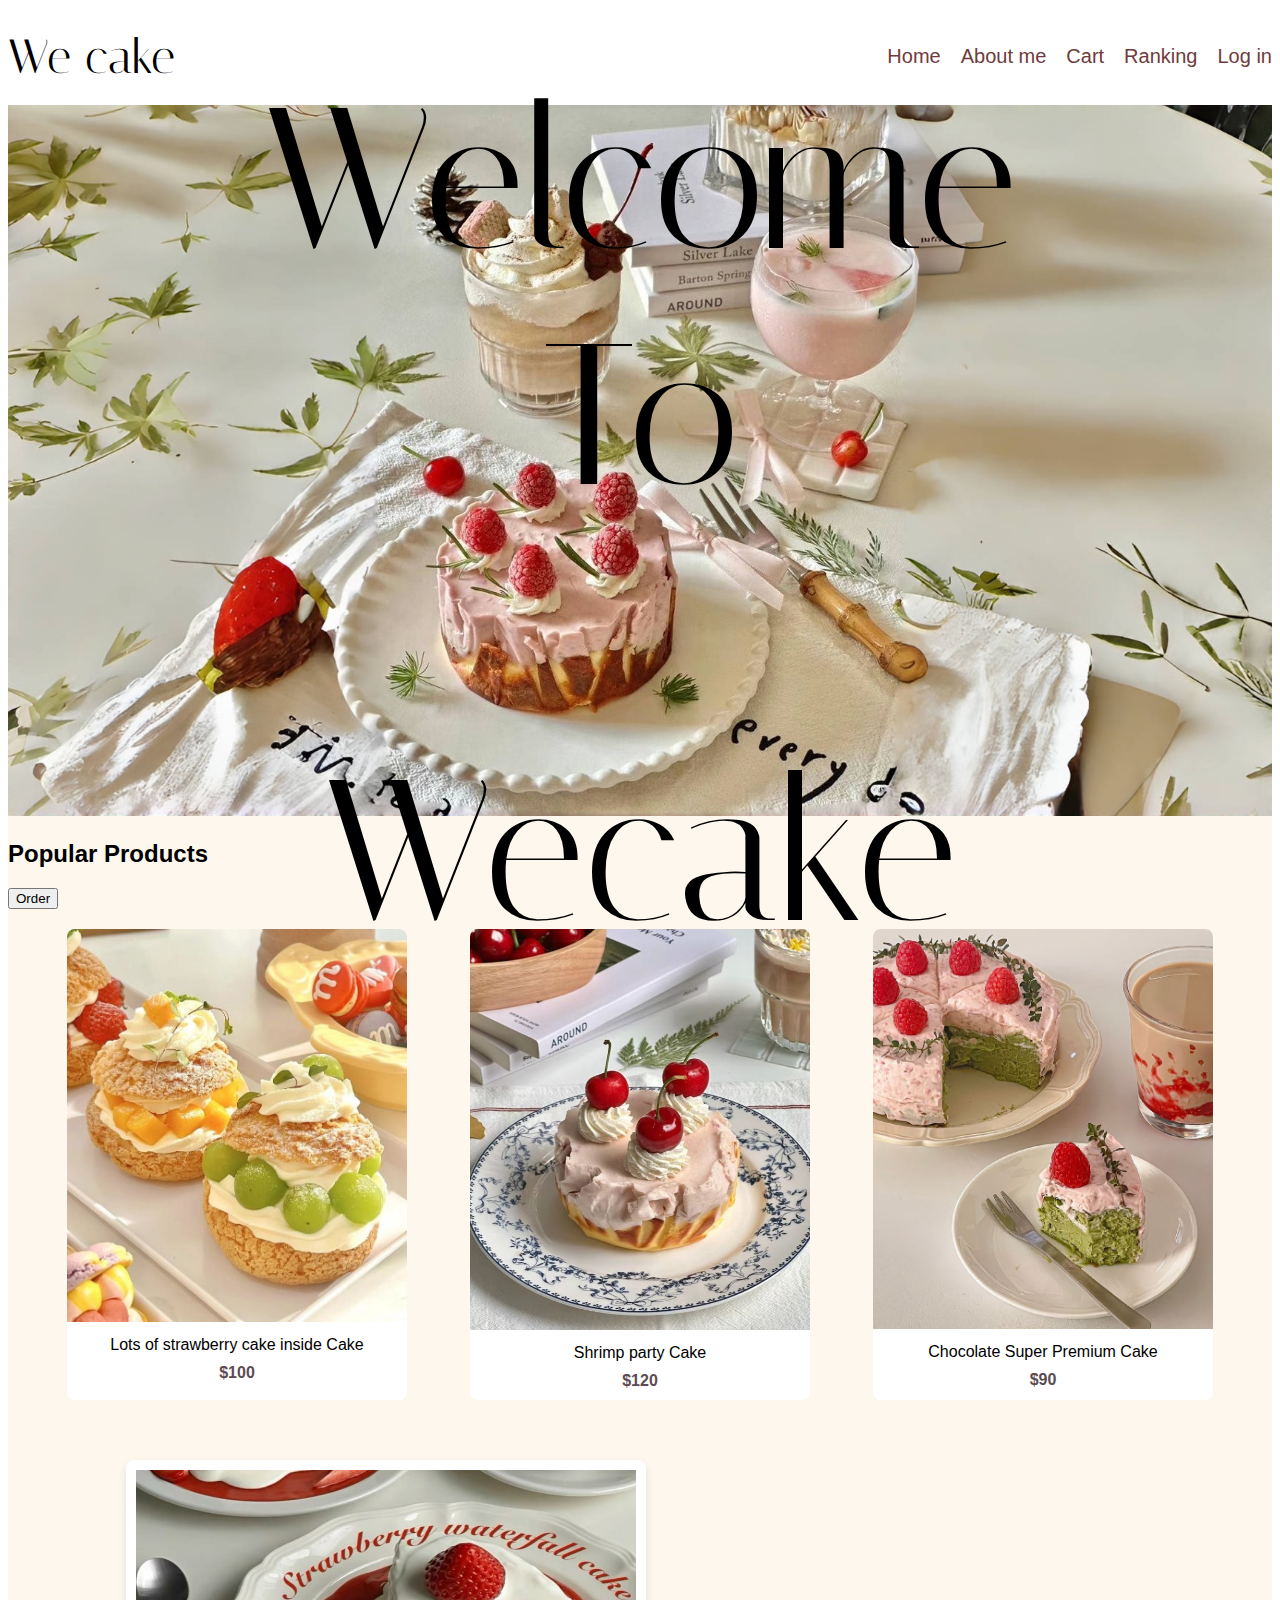
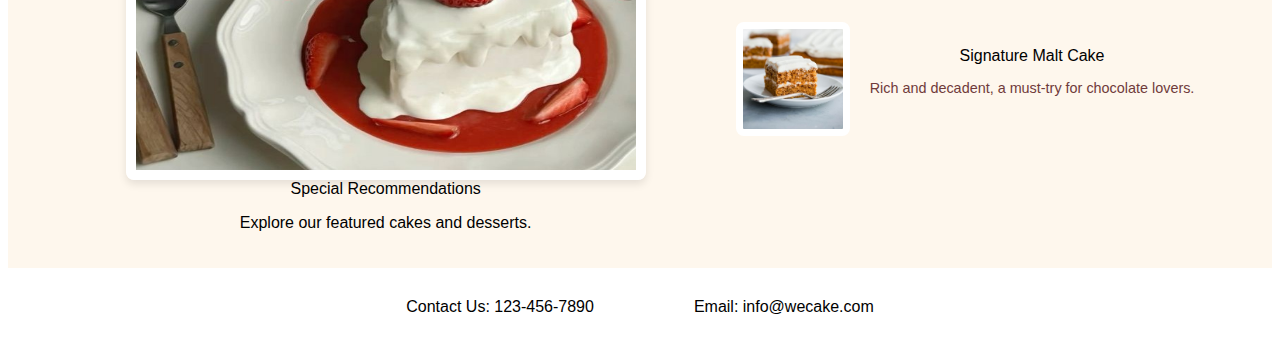
<file: index.html>
<!DOCTYPE html>
<html lang="en">
<head>
    <meta charset="UTF-8">
    <meta name="viewport" content="width=device-width, initial-scale=1.0">
    <title>We Cake</title>
    <link rel="stylesheet" href="css/style.css">
    <link rel="preconnect" href="https://fonts.googleapis.com">
    <link rel="preconnect" href="https://fonts.gstatic.com" crossorigin>
    <link href="https://fonts.googleapis.com/css2?family=Italiana&display=swap" rel="stylesheet">
</head>
<body>
    <div class="container">
        <!-- Header Section -->
        <header>
            <a>We cake</a>
            <nav>
                <ul>
                    <li><a href="index.html">Home</a></li>
                    <li><a href="#">About me</a></li>
                    <li><a href="#">Cart</a></li>
                    <li><a href="review.html">Ranking</a></li>
                    <li><a href="#">Log in</a></li>
                </ul>
            </nav>
        </header>

        <!-- Hero Section -->
        <section class="hero">
            <div class="hero-text">
                <a>Welcome To</a>
                <p>Wecake</p>
            </div>
            <img src="images/cakes-hero.JPG" alt="Cakes Display">
        </section>

        <!-- Popular Products Section -->
        <section class="products">
            <h2>Popular Products</h2>
            <button onclick="location.href='product.html'" class="order-button">Order</button>
            <div class="product-gallery">
                <div class="product">
                    <img src="images/strawberry-cake.JPG" alt="Strawberry Cake">
                    <p>Lots of strawberry cake inside Cake</p>
                    <p class="price">$100</p>
                </div>
                <div class="product">
                    <img src="images/shrimp-cake.jpg" alt="Shrimp Party Cake">
                    <p>Shrimp party Cake</p>
                    <p class="price">$120</p>
                </div>
                <div class="product">
                    <img src="images/chocolate-cake.jpg" alt="Chocolate Cake">
                    <p>Chocolate Super Premium Cake</p>
                    <p class="price">$90</p>
                </div>
            </div>
        </section>

        <!-- Special Recommendations Section -->
        <section class="recommendations">
            <div class="featured">
                <img src="images/strawberry-montblanc.jpg" alt="Strawberry Montblanc Cake">
                <div id="name">
                    <a>Special Recommendations</a>
                    <p>Explore our featured cakes and desserts.</p>  
                    
                </div>
                  
            </div>
            
            <section class="featured2">
                <img src="images/creamy-cake.jpg" alt="Signature Malt Cake">
                    <div class="hint2">
                        <a>Signature Malt Cake</a>
                        <p>Rich and decadent, a must-try for chocolate lovers.</p>
                    </div>
            </section>
            
        </section>
        <footer>
            <a>Contact Us: 123-456-7890</a>
            <a>Email: info@wecake.com</a>
        </footer>
    </div>
</body>
</html>
</file>
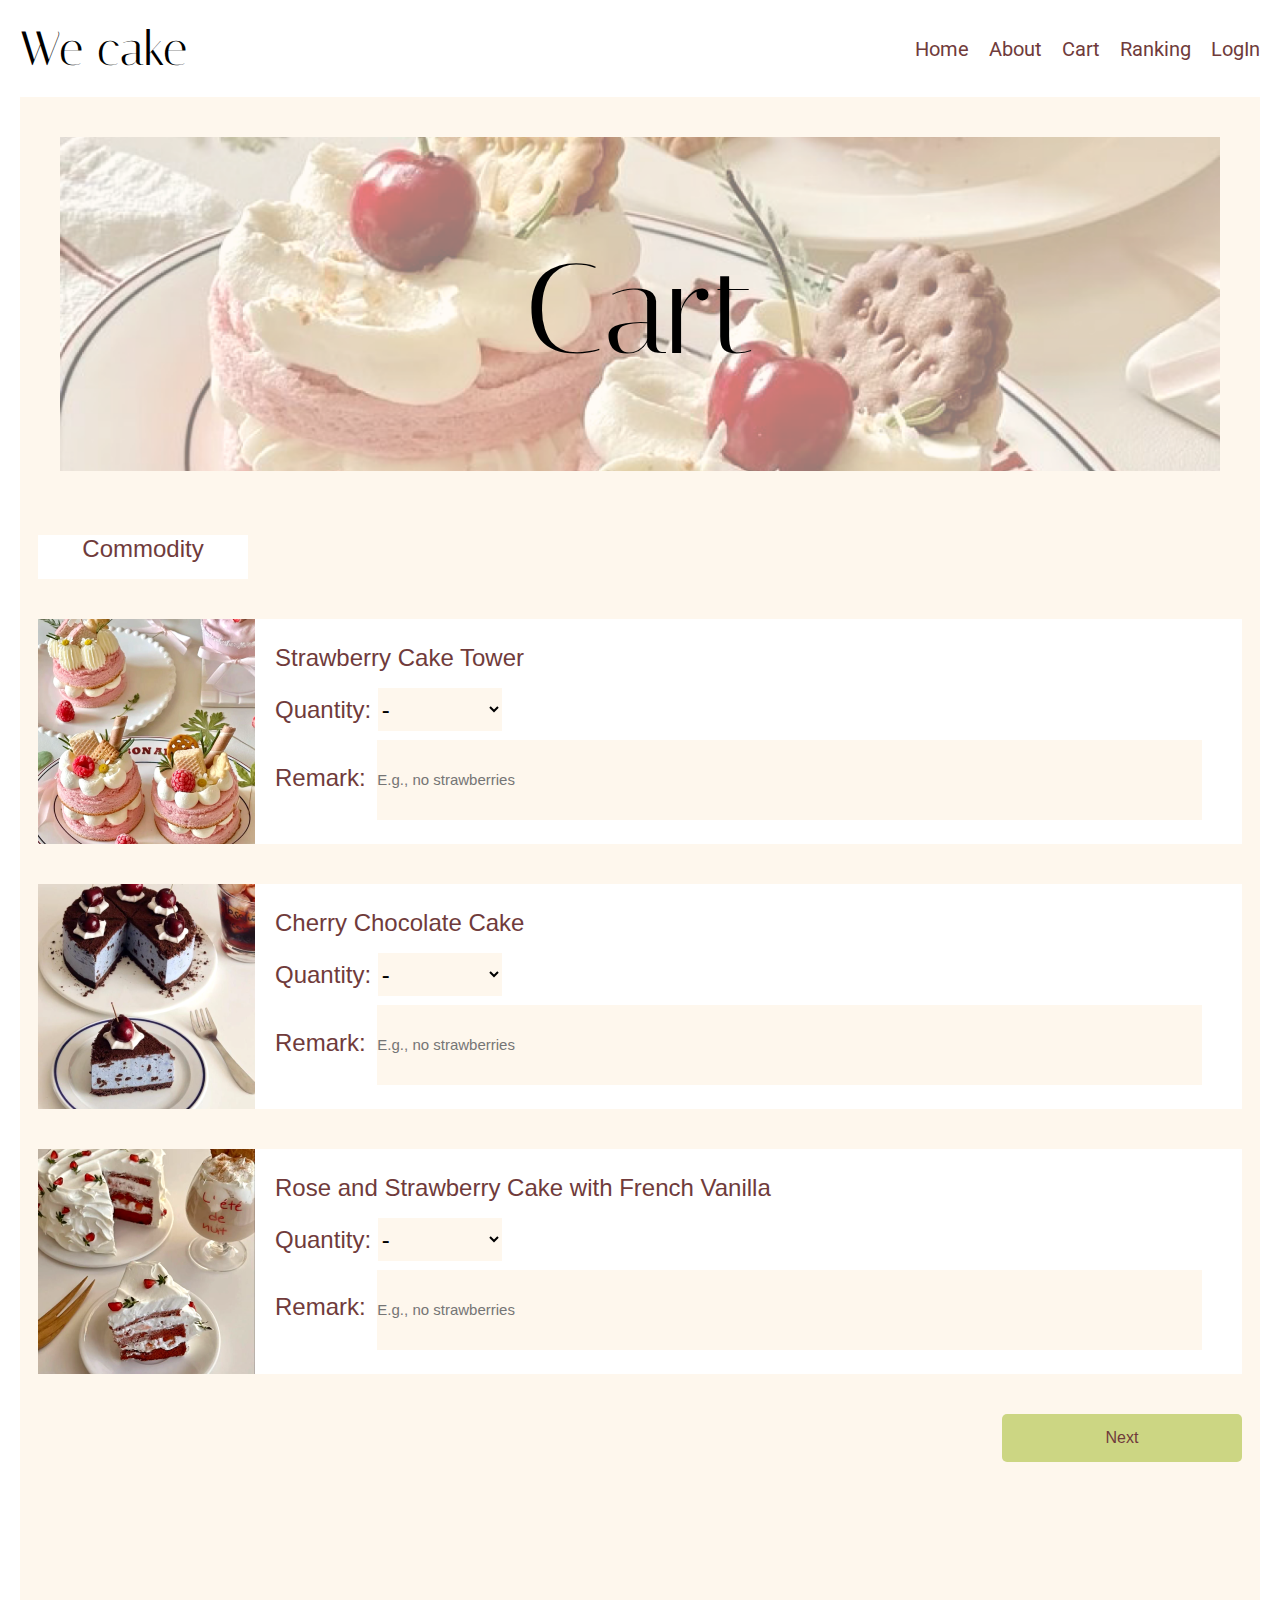
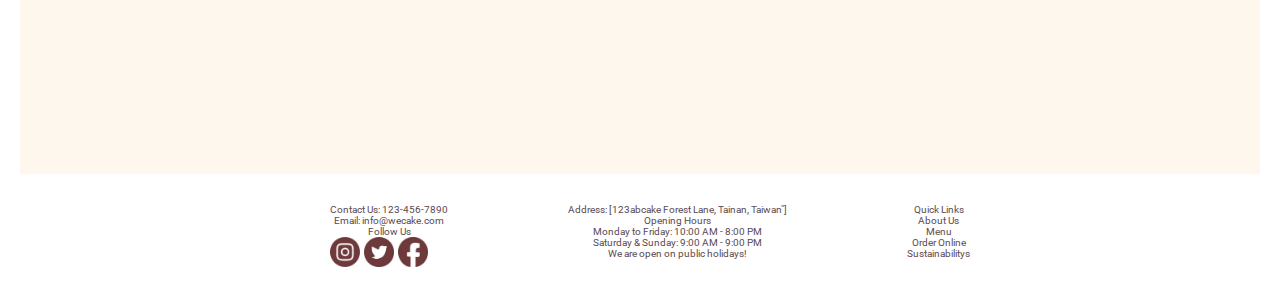
<file: cart.html>
<!DOCTYPE html>
<html lang="en">
<head>
    <meta charset="UTF-8">
    <meta name="viewport" content="width=device-width, initial-scale=1.0">
    <title>Cart - We Cake</title>
    <link rel="preconnect" href="https://fonts.googleapis.com">
    <link rel="preconnect" href="https://fonts.gstatic.com" crossorigin>
    <link href="https://fonts.googleapis.com/css2?family=Italiana&display=swap" rel="stylesheet">
    <link rel="preconnect" href="https://fonts.googleapis.com">
    <link rel="preconnect" href="https://fonts.gstatic.com" crossorigin>
    <link href="https://fonts.googleapis.com/css2?family=Noto+Sans+TC:wght@100..900&family=Noto+Sans:ital,wght@0,100..900;1,100..900&family=Roboto&display=swap" rel="stylesheet">
    <link rel="stylesheet" href="css/stylecart.css">
</head>
<body>
    <div class="container">
        <!-- Header Section -->
        <header>
            <a href="index.html">We cake</a>
            <nav>
                <div class="menu-toggle" id="menu-toggle">
                    &#9776; <!-- 漢堡圖示 -->
                </div>
                <ul id="menu" class="hidden">
                    <li><a href="index.html">Home</a></li>
                    <li><a href="Mow.html">About</a></li>
                    <li><a href="cart.html">Cart</a></li>
                    <li><a href="review.html">Ranking</a></li>
                    <li><a href="login.html">LogIn</a></li>
                </ul>
            </nav>
        </header>
        <div class="main">
            <form id="cart-form">
            <!-- Hero Section -->
            <section class="hero">
                <div class="hero-text">
                    <a>Cart</a>
                </div>
                <img src="images/cherrycookie.png" alt="Cakes Display">
            </section>
                <section class="commodity">
                    <div class="commoditytitle">
                        <a>Commodity</a>
                    </div>
                    <div class="item">
                        <img src="images/raspberrycake.png" alt="Strawberry Cake Tower">
                        <div>
                            <div class="commodityname">
                                <a>Strawberry Cake Tower</a>
                            </div>
                            <div class="commodityquantity">
                                <label for="quantity-1">Quantity:</label>
                                <select id="quantity-1" name="quantity-1">
                                    <option value="0"selected>-</option>
                                    <option value="1" >1</option>
                                    <option value="2" >2</option>
                                    <option value="3" >3</option>
                                </select>
                            </div>
                        <div class="commodityremark">
                            <label for="remark-1">Remark:</label>
                            <input type="text" id="remark-1" name="remark-1" placeholder="E.g., no strawberries">
                        </div>
                    </div>
                </div>
                <!-- Add more items here -->
                <div class="item">
                    <img src="images/cherrychocolatecake.png" alt="Cherry Chocolate Cake">
                    <div>
                        <div class="commodityname">
                            <a>Cherry Chocolate Cake</a>
                        </div>
                            <div class="commodityquantity">
                                <label for="quantity-2">Quantity:</label>
                                <select id="quantity-2" name="quantity-2">
                                    <option value="0"selected>-</option>
                                    <option value="1" >1</option>
                                    <option value="2" >2</option>
                                    <option value="3" >3</option>
                                </select>
                            </div>
                        <div class="commodityremark">
                            <label for="remark-2">Remark:</label>
                            <input type="text" id="remark-2" name="remark-2" placeholder="E.g., no strawberries">
                        </div>
                    </div>
                </div>
                <div class="item">
                    <img src="images/rosenstrawberrycake.png" alt="Rose and Strawberry Cake with French Vanilla">
                    <div>
                        <div class="commodityname">
                            <a>Rose and Strawberry Cake with French Vanilla</a>
                        </div>
                            <div class="commodityquantity3">
                                <label for="quantity-3">Quantity:</label>
                                <select id="quantity-3" name="quantity-3">
                                    <option value="0"selected>-</option>
                                    <option value="1" >1</option>
                                    <option value="2" >2</option>
                                    <option value="3" >3</option>
                                </select>
                            </div>
                        <div class="commodityremark3">
                            <label for="remark-3">Remark:</label>
                            <input type="text" id="remark-3" name="remark-3" placeholder="E.g., no strawberries">
                        </div>
                </div>
                </section>
            <div class="form-buttons">
                <button type="submit" class="animated-submit-button" onclick="location.href='product.html';">
                    <span class="button-text">Next</span>
                    <span class="box"></span>
                    <span class="checkmark"></span>
                </button>
            </div>
        </form>
    </div class="main">

    <footer>
        <div class="footer_left">
            <p>Contact Us: 123-456-7890</p>
            <p>Email: info@wecake.com</p>
            <p>Follow Us</p>
            <div class="footer_left_img">
                <img src="images/ig.jpg" alt="ig">
                <img src="images/x.jpg" alt="x">
                <img src="images/fb.jpg" alt="fb">
            </div>
        </div>
        <div class="footer_middle">
            <p>Address: [123abcake Forest Lane, Tainan, Taiwan"]</p>
            <p>Opening Hours</p>
            <p>Monday to Friday: 10:00 AM - 8:00 PM</p>
            <p>Saturday & Sunday: 9:00 AM - 9:00 PM</p>
            <p>We are open on public holidays!</p>
        </div>
        <div class="footer_right">
            <p>Quick Links</p>
            <div class="footer_right_a">
                <p>About Us</p>
                <p>Menu</p>
                <p>Order Online</p>
                <p>Sustainabilitys</p>
            </div>
        </div>
    </footer>
</div>
<script src="js/stylecart.js"></script>
</body>
</html>
</file>
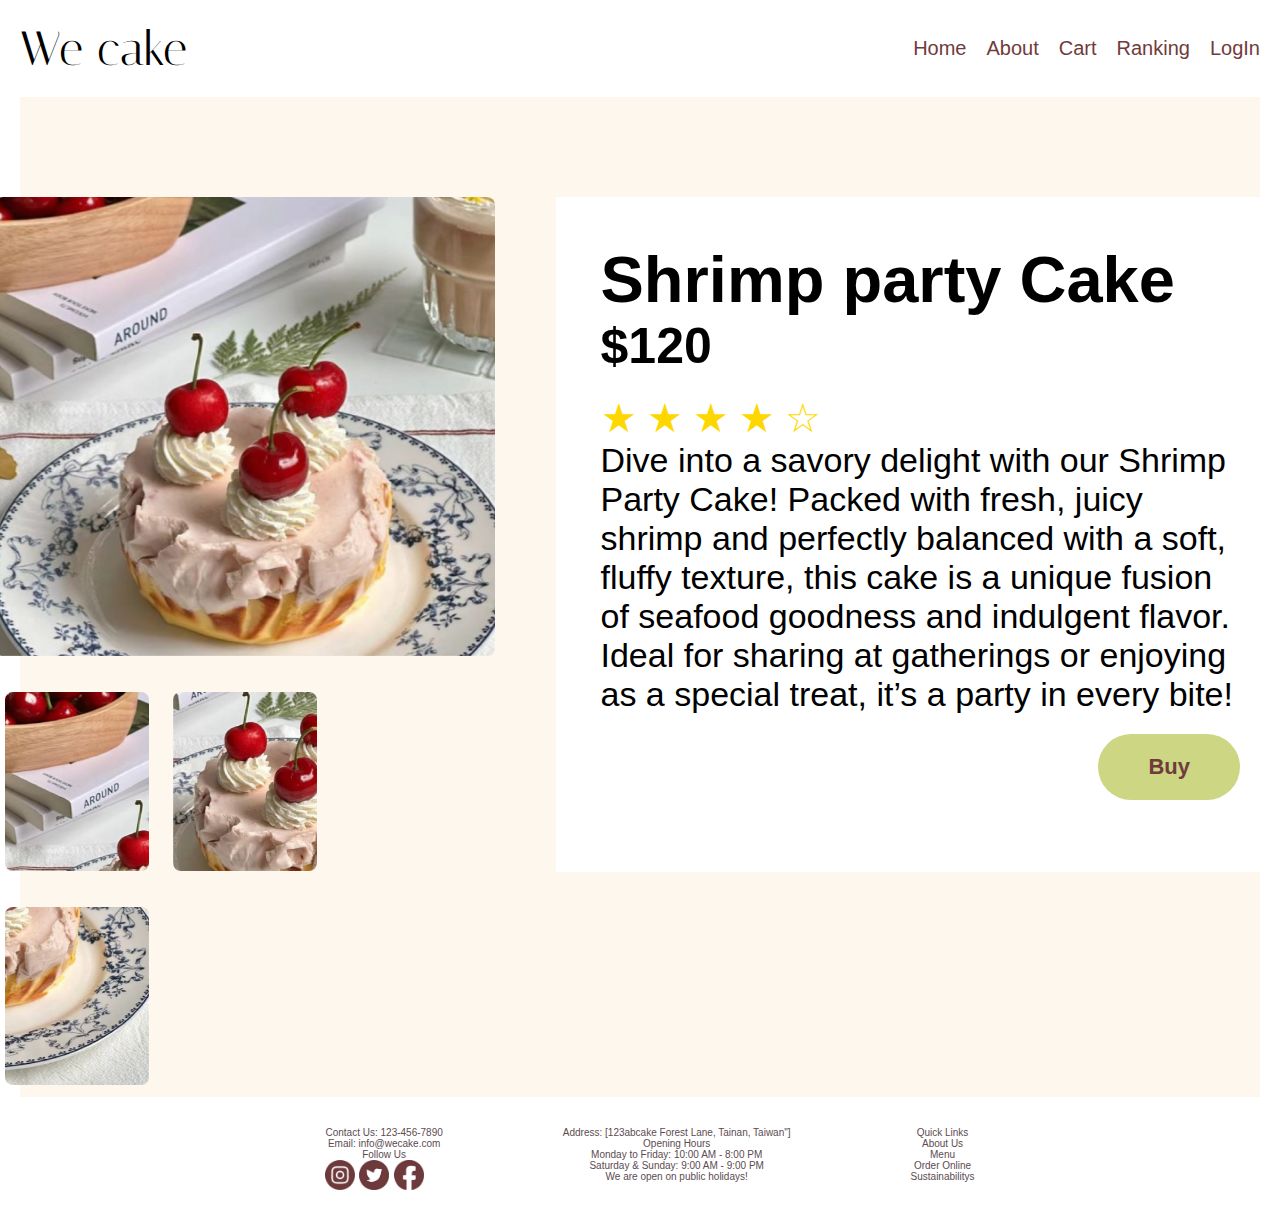
<file: introduce.html>
<!DOCTYPE html>
<html lang="en">
<head>
    <meta charset="UTF-8">
    <meta name="viewport" content="width=device-width, initial-scale=1.0">
    <title>Introduce - We Cake</title>
    <link rel="stylesheet" href="css/styleIntroduce.css">
    <link rel="preconnect" href="https://fonts.googleapis.com">
    <link rel="preconnect" href="https://fonts.gstatic.com" crossorigin>
    <link href="https://fonts.googleapis.com/css2?family=Italiana&display=swap" rel="stylesheet">
</head>
<body>
    <div class="container">
        <!-- Header Section -->
        <header>
            <a href="index.html">We cake</a>
            <nav>
                <div class="menu-toggle" id="menu-toggle">
                    &#9776; <!-- 漢堡圖示 -->
                </div>
                <ul id="menu" class="hidden">
                    <li><a href="index.html">Home</a></li>
                    <li><a href="Mow.html">About</a></li>
                    <li><a href="cart.html">Cart</a></li>
                    <li><a href="review.html">Ranking</a></li>
                    <li><a href="login.html">LogIn</a></li>
                </ul>
            </nav>
        </header>

        <div class="Bigpromote">
            <div class="mainPart">
                <div class="Left_part">
                    <img src="images/shrimp-cake-02.jpg" alt="OneIMG">
                    <div class="smallImg">
                        <img src="images/shrimp-cake-01.jpg" alt="TwoIMG">
                        <img src="images/shrimp-cake-03.jpg" alt="ThreeIMG">
                        <img src="images/shrimp-cake-04.jpg" alt="ForeIMG">
                    </div>
                </div>
                <div class="right_part">
                    <h3>Shrimp party Cake</h3>
                    <h4>$120</h4>
                    <div class="rating">
                        <span class="star">★</span>
                        <span class="star">★</span>
                        <span class="star">★</span>
                        <span class="star">★</span>
                        <span class="star">☆</span>
                    </div>
                    <p>Dive into a savory delight with our Shrimp Party Cake! Packed with fresh, juicy shrimp and perfectly balanced with a soft, fluffy texture, this cake is a unique fusion of seafood goodness and indulgent flavor. Ideal for sharing at gatherings or enjoying as a special treat, it’s a party in every bite!</p>
                    <div class="button-container">
                        <a href="cart.html" class="animated-buy-button-link">
                            <button type="button" class="animated-buy-button">
                                <span class="button-text">Buy</span>
                                <span class="box"></span>
                                <span class="checkmark"></span>
                            </button>
                        </a>
                    </div>
                    
                    
                </div>
            </div>

            
        </div>

        
        
        <footer>
            <div class="footer_left">
                <p>Contact Us: 123-456-7890</p>
                <p>Email: info@wecake.com</p>
                <p>Follow Us</p>
                <div class="footer_left_img">
                    <img src="images/ig.jpg" alt="ig">
                    <img src="images/x.jpg" alt="x">
                    <img src="images/fb.jpg" alt="fb">
                </div>
            </div>
            <div class="footer_middle">
                <p>Address: [123abcake Forest Lane, Tainan, Taiwan"]</p>
                <p>Opening Hours</p>
                <p>Monday to Friday: 10:00 AM - 8:00 PM</p>
                <p>Saturday & Sunday: 9:00 AM - 9:00 PM</p>
                <p>We are open on public holidays!</p>
            </div>
            <div class="footer_right">
                <p>Quick Links</p>
                <div class="footer_right_a">
                    <p>About Us</p>
                    <p>Menu</p>
                    <p>Order Online</p>
                    <p>Sustainabilitys</p>
                </div>
            </div>
        </footer>
    </div>
    <script src="js/styleIntroduce.js"></script>
</body>
</html>
</file>
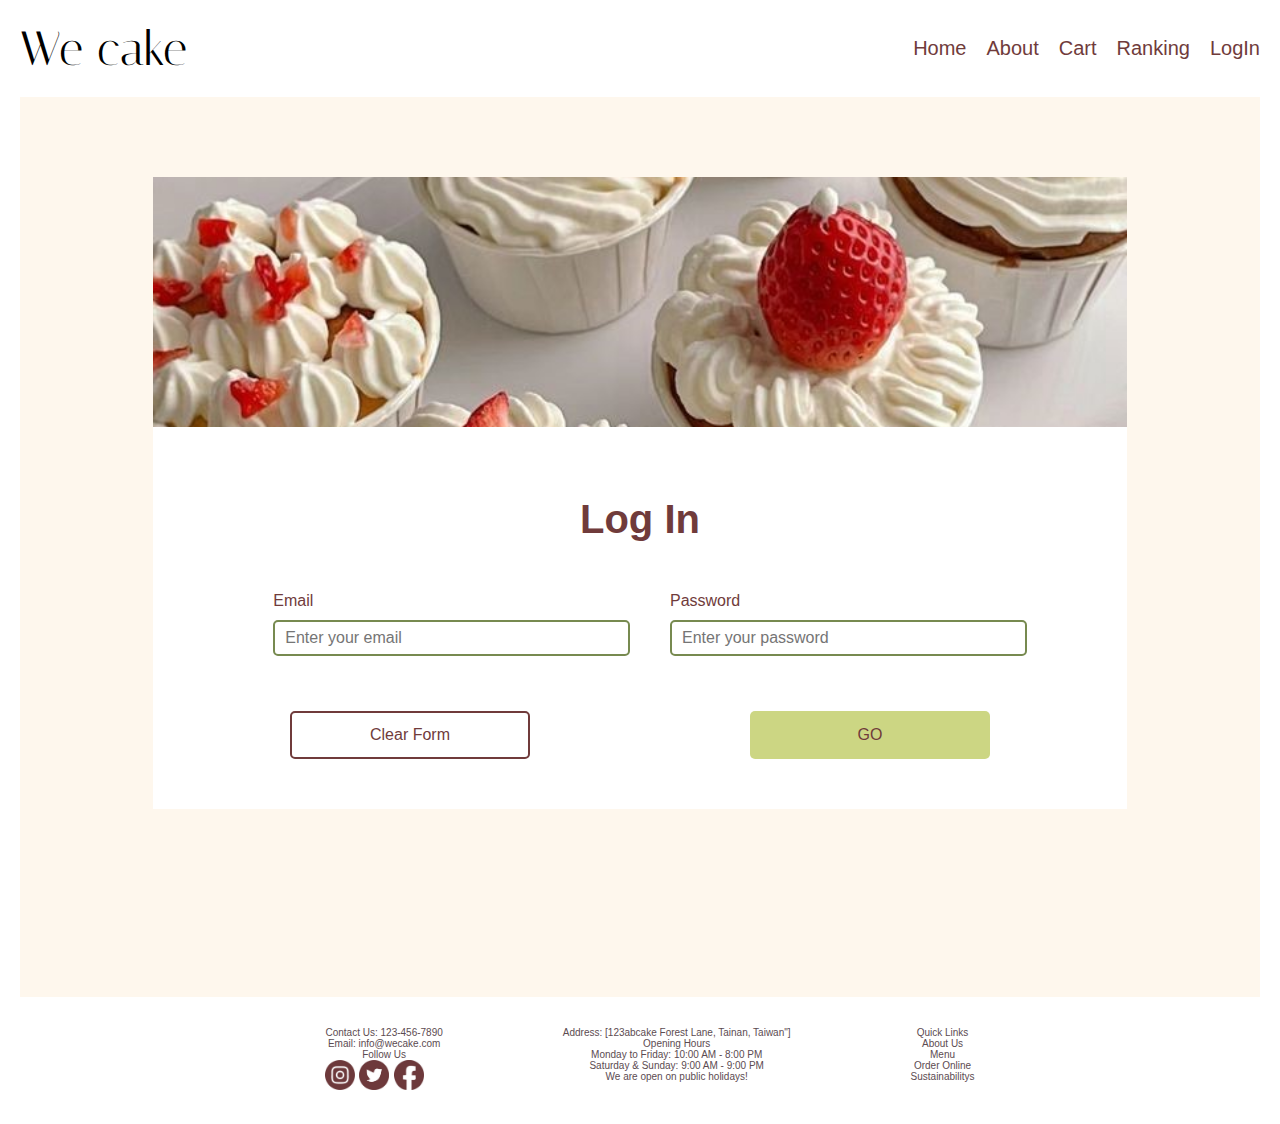
<file: login.html>
<!DOCTYPE html>
<html lang="en">
<head>
    <meta charset="UTF-8">
    <meta name="viewport" content="width=device-width, initial-scale=1.0">
    <title>Log In - We Cake</title>
    <link rel="stylesheet" href="css/stylelogIn.css">
    <link rel="preconnect" href="https://fonts.googleapis.com">
    <link rel="preconnect" href="https://fonts.gstatic.com" crossorigin>
    <link href="https://fonts.googleapis.com/css2?family=Italiana&display=swap" rel="stylesheet">
</head>
<body>
    <div class="container">
        <!-- Header Section -->
        <header>
            <a href="index.html">We cake</a>
            <nav>
                <div class="menu-toggle" id="menu-toggle">
                    &#9776; <!-- 漢堡圖示 -->
                </div>
                <ul id="menu" class="hidden">
                    <li><a href="index.html">Home</a></li>
                    <li><a href="Mow.html">About</a></li>
                    <li><a href="cart.html">Cart</a></li>
                    <li><a href="review.html">Ranking</a></li>
                    <li><a href="login.html">LogIn</a></li>
                </ul>
            </nav>
        </header>

        <div class="main">
            <div class="container_2">
                <div class="mainIMG">
                    <img src="images/杯子蛋糕.jpg" alt="logIN_IMG">
                </div>
                <div class="Log_In">
                    
                    <h1>Log In</h1>
                    <form action="submit_order.html" method="post">
                        <div class="form-group">
                            <label for="Email">Email</label>
                            <input type="text" id="Email" name="Email" placeholder="Enter your email" required>
                        </div>
                        
                        <div class="form-group">
                            <label for="Password">Password</label>
                            <input type="text" id="Password" name="Password" placeholder="Enter your password" required>
                        </div>
        
                        
        
                        <div class="form-buttons">
                            <button type="reset">Clear Form</button>
                            <!-- 修改了 Submit Order 按鍵 -->
                            <button type="submit" class="animated-submit-button">
                                <span class="button-text">GO</span>
                                <span class="box"></span>
                                <span class="checkmark"></span>
                            </button>
                        </div>
                    </form>
                </div>
            </div>
        </div>
        
        <footer>
            <div class="footer_left">
                <p>Contact Us: 123-456-7890</p>
                <p>Email: info@wecake.com</p>
                <p>Follow Us</p>
                <div class="footer_left_img">
                    <img src="images/ig.jpg" alt="ig">
                    <img src="images/x.jpg" alt="x">
                    <img src="images/fb.jpg" alt="fb">
                </div>
            </div>
            <div class="footer_middle">
                <p>Address: [123abcake Forest Lane, Tainan, Taiwan"]</p>
                <p>Opening Hours</p>
                <p>Monday to Friday: 10:00 AM - 8:00 PM</p>
                <p>Saturday & Sunday: 9:00 AM - 9:00 PM</p>
                <p>We are open on public holidays!</p>
            </div>
            <div class="footer_right">
                <p>Quick Links</p>
                <div class="footer_right_a">
                    <p>About Us</p>
                    <p>Menu</p>
                    <p>Order Online</p>
                    <p>Sustainabilitys</p>
                </div>
            </div>
        </footer>
    </div>
    <script src="js/stylelogIn.js"></script>
</body>
</html>
</file>
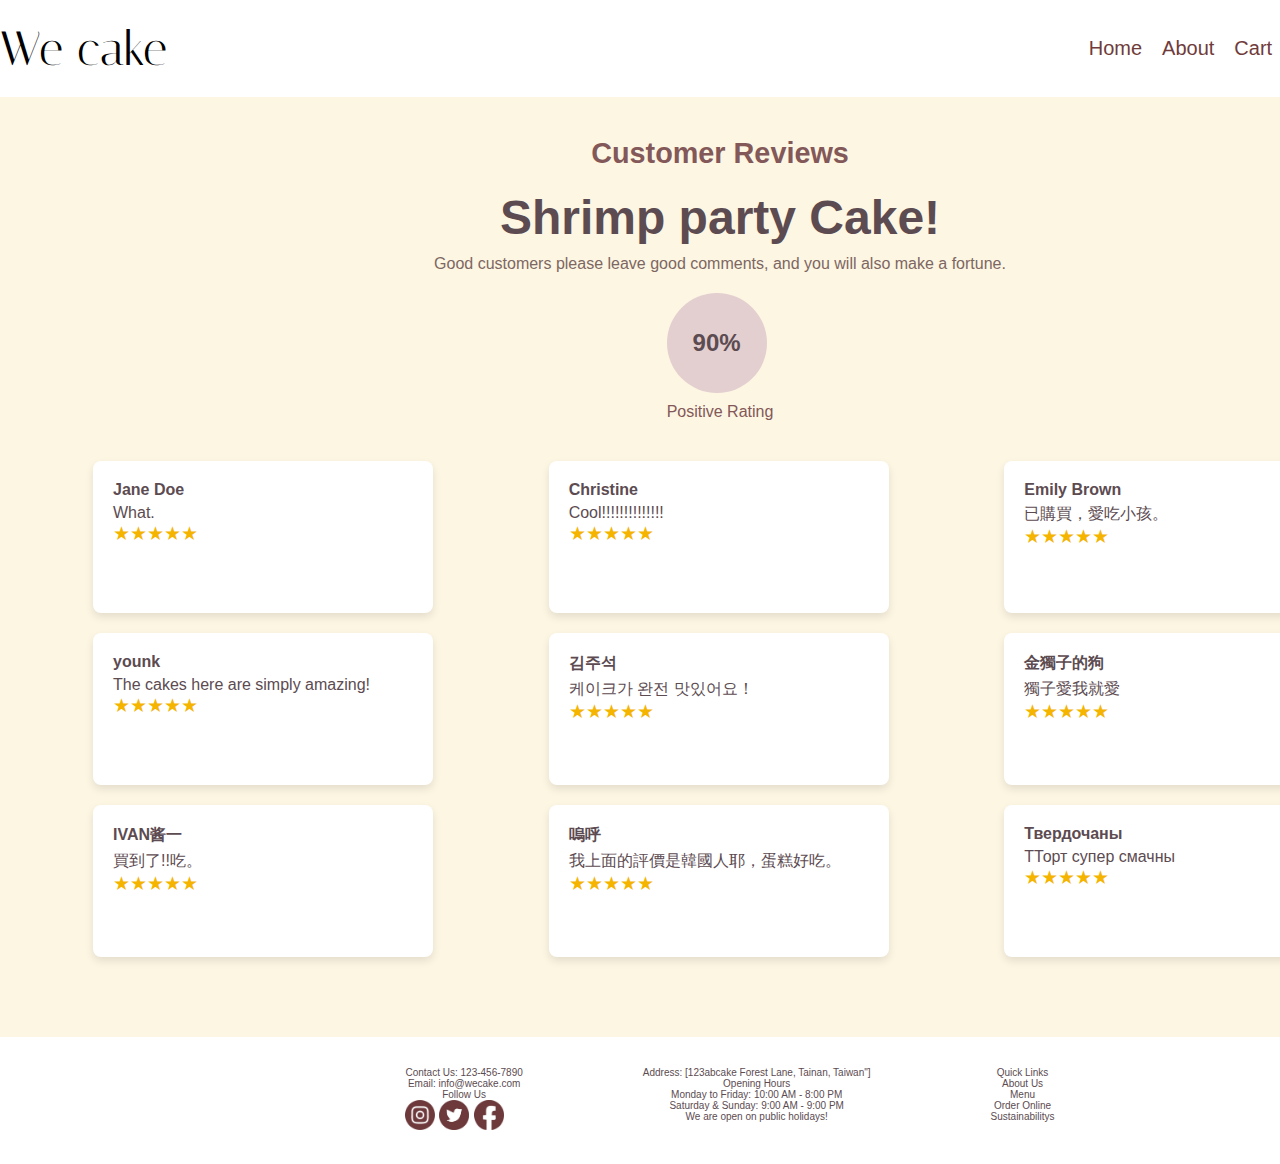
<file: review.html>
<!DOCTYPE html>
<html lang="en">
<head>
    <meta charset="UTF-8">
    <meta name="viewport" content="width=device-width, initial-scale=1.0">
    <title>Customer Reviews - We Cake</title>
    <link rel="stylesheet" href="css/stylereview.css">
    <link rel="preconnect" href="https://fonts.googleapis.com">
    <link rel="preconnect" href="https://fonts.gstatic.com" crossorigin>
    <link href="https://fonts.googleapis.com/css2?family=Italiana&display=swap" rel="stylesheet">
</head>
<body>
    <div class="container">
        <!-- Header Section -->
        <header>
            <a>We cake</a>
            <nav>
                <ul>
                    <li><a href="index.html">Home</a></li>
                    <li><a href="Mow.html">About</a></li>
                    <li><a href="cart.html">Cart</a></li>
                    <li><a href="review.html">Ranking</a></li>
                    <li><a href="login.html">Log in</a></li>
                </ul>
            </nav>
        </header>

        <!-- Customer Reviews Section -->
        <section class="reviews">
            <h2>Customer Reviews</h2>
            <div class="product-title">
                <h1>Shrimp party Cake!</h1>
                <p>Good customers please leave good comments, and you will also make a fortune.</p>
            </div>
            <div class="rating-summary">
                <div class="rating-circle">
                    <div class="circle">
                        <span>90%</span>
                    </div>
                    <p>Positive Rating</p>
                </div>
            </div>
            
            <div class="review-cards">
                <div class="review-card">
                    <p class="reviewer-name">Jane Doe</p>
                    <p>What.</p>
                    <p class="stars">★★★★★</p>
                </div>
                <div class="review-card">
                    <p class="reviewer-name">Christine</p>
                    <p>Cool!!!!!!!!!!!!!!</p>
                    <p class="stars">★★★★★</p>
                </div>
                <div class="review-card">
                    <p class="reviewer-name">Emily Brown</p>
                    <p>已購買，愛吃小孩。</p>
                    <p class="stars">★★★★★</p>
                </div>
                <div class="review-card">
                    <p class="reviewer-name">younk</p>
                    <p>The cakes here are simply amazing!</p>
                    <p class="stars">★★★★★</p>
                </div>
                <div class="review-card">
                    <p class="reviewer-name">김주석</p>
                    <p>케이크가 완전 맛있어요！</p>
                    <p class="stars">★★★★★</p>
                </div>
                <div class="review-card">
                    <p class="reviewer-name">金獨子的狗</p>
                    <p>獨子愛我就愛</p>
                    <p class="stars">★★★★★</p>
                </div>
                <div class="review-card">
                    <p class="reviewer-name">IVAN酱一</p>
                    <p>買到了!!吃。</p>
                    <p class="stars">★★★★★</p>
                </div>
                <div class="review-card">
                    <p class="reviewer-name">嗚呼</p>
                    <p>我上面的評價是韓國人耶，蛋糕好吃。</p>
                    <p class="stars">★★★★★</p>
                </div>
                <div class="review-card">
                    <p class="reviewer-name">Твердочаны</p>
                    <p>ТТорт супер смачны</p>
                    <p class="stars">★★★★★</p>
                </div>
            </div>
        </section>
        <footer>
            <div class="footer_left">
                <p>Contact Us: 123-456-7890</p>
                <p>Email: info@wecake.com</p>
                <p>Follow Us</p>
                <div class="footer_left_img">
                    <img src="images/ig.jpg" alt="ig">
                    <img src="images/x.jpg" alt="x">
                    <img src="images/fb.jpg" alt="fb">
                </div>
            </div>
            <div class="footer_middle">
                <p>Address: [123abcake Forest Lane, Tainan, Taiwan"]</p>
                <p>Opening Hours</p>
                <p>Monday to Friday: 10:00 AM - 8:00 PM</p>
                <p>Saturday & Sunday: 9:00 AM - 9:00 PM</p>
                <p>We are open on public holidays!</p>
            </div>
            <div class="footer_right">
                <p>Quick Links</p>
                <div class="footer_right_a">
                    <p>About Us</p>
                    <p>Menu</p>
                    <p>Order Online</p>
                    <p>Sustainabilitys</p>
                </div>
            </div>
        </footer>
    </div>
</body>
</html>
</file>
<file: css/style.css>
/* General Styles */
.container {
    width: 100%;
    max-width: 1440px;
    margin: 0 auto;
    background-color: #FEF7ED;
}

body {
    font-family: Arial, sans-serif;
}

/* Header Styling */
header {
    display: flex;
    justify-content: space-between;
    align-items: center;
    padding: 20px 0;
    background-color: #FFFFFF;
    position: relative;
    
}

header a {
    font-family: "Italiana", sans-serif;
    font-size: 48px;
    color: #000000;
    text-decoration:none;
}

nav {
    position: relative;
}

nav ul {
    display: flex;
    list-style: none;
    margin: 0;
    padding: 0;
    width: 100%;
    justify-content: flex-end; /* 將菜單項目靠右對齊 */
}

nav ul li {
    margin-left: 20px;
}

nav ul li a {
    text-decoration: none;
    color: #703B3B;
    font-family: "Roboto", sans-serif;
    font-size: 20px;
}

/* Show menu toggle (hamburger icon) */
.menu-toggle {
    display: none;
    font-size: 36px;
    cursor: pointer;
}


/* Hero Section */
.hero {
    position: relative;
    text-align: center;
    margin: 0 auto;
}

.hero img {
    width: 100%;
    width: 100%;
    height: auto; /* 使圖片高度自動調整 */
}

.hero-text {
    position: absolute;
    top: 25%;
    left: 50%;
    transform: translate(-50%, -20%);
    color: #000000;
    font-size: 200px;
    font-family: "Italiana", sans-serif;
}

a {
    text-decoration: none; /* 移除底線 */
    color: #000000;
}


/* Products Section */





/* Products Section */
.product-gallery {
    display: flex;
    justify-content: space-around; /* 調整間距分配 */
    margin-top: 20px;
    gap: 15px;
    padding: 0 35px; /* 添加內部間距 */
}

.product {
    width: 100%; /* 或者固定寬度 */
    max-width: 340px; /* 所有產品統一寬度 */
    height: auto; /* 確保高度自適應內容 */
    overflow: hidden; /* 防止溢出 */
    border-radius: 8px;
    transition: transform 0.3s ease;
    background-color: #FFFFFF;
    text-align: center;
}

.product:hover {
    transform: scale(1.05); /* 一致的放大效果 */
}

.product img {
    width: 100%; /* 讓圖片寬度與容器一致 */
    height: auto; /* 自動調整高度以保持比例 */
    transition: transform 0.3s ease; /* 確保圖片也有過渡效果 */
}

.product:hover img {
    transform: scale(1.05); /* 讓圖片本身在懸停時放大 */
}


.product p {
    margin: 10px 0;
}

.price {
    font-weight: bold;
    color: #5c4b51;
}

/* Recommendations Section */
.recommendations {
    display: flex;
    padding: 20px;
    margin-top: 40px;
    text-align: center;
    width: 100%;
    gap: 90px;
    justify-content: center;
}

.recommendations h3 {
    font-size: 1.8em;
    color: #703B3B;
    margin-bottom: 10px;
}


.featured img {
    width: 500px;
    height: 300px;
    border-radius: 8px;
    display: block; /* 避免圖片受行內樣式影響 */
    border: 10px solid #FFFFFF;
    border-radius: 8px;
    box-shadow: 0 4px 8px rgba(0, 0, 0, 0.1);
}

.featured2 {
    display: flex;
    align-items: center;
    margin-top: 50px;
}

.featured2 img {
    width: 100px;
    height: 100px;
    border-radius: 8px;
    border: 7px solid #FFFFFF;
    margin-right: 20px;
}

.hint {
    text-align: center;
}

.hint h3 {
    font-size: 40px;
    color: #703B3B;
}

.hint2 {
    text-align: center;
}

.hint2 h4 {
    font-size: 1.2em;
    color: #703B3B;
}

.hint2 p {
    font-size: 0.9em;
    color: #703B3B;
}

/* Footer Styling */
footer {
    justify-content: center;
    text-align: center;
    padding: 30px;
    background-color: #FFFFFF;
    display: flex;
    gap: 100px;
}

footer p {
    margin-left: 20px;
    color: #5c4b51;
    font-size: 10px;
    font-family: "Roboto", sans-serif;
    
}

footer img {
    height: 30px;
    width: 30px;
}


/* Responsive Design */
@media screen and (max-width: 768px) {
    header a {
        font-size: 30px;
    }

    nav ul {
        display: none;
        flex-direction: column;
        align-items: center;
        width: 100%;
        background-color: #FFFFFF;
        position: absolute;
        top: 60px;
        left: 0;
        padding: 20px 0;
        z-index: 999;
        box-shadow: 0 4px 8px rgba(0, 0, 0, 0.1);
    }

    nav ul li {
        
        width: 100%;
        text-align: center;
        margin-left: 20px;
    }

    .menu-toggle {
        display: block;
    }

    .menu-toggle {
        display: none; /* 隱藏漢堡菜單按鈕 */
    }

    nav ul {
        display: flex; /* 保持菜單為展開狀態 */
        flex-direction: row;
        justify-content: space-between;
        position: static; /* 移除絕對定位 */
        box-shadow: none; /* 移除陰影效果 */
    }


    .hero-text {
        font-size: 90%;
    }

    .order-button {
        width: 100px;
    }

    .product-gallery {
        flex-direction: column;
        align-items: center;
    }

    .product {
        width: 100%;
        margin-bottom: 20px;
    }

    .product img {
        max-width: 100%;
        height: 250px;
        object-fit: cover;  /* 保持圖片比例，避免圖片被裁剪 */
    }

    .hero-text {
        font-size: 100px;
    }

    .hero img {
        height: auto;
    }

    .recommendations {
        transform: scale(0.8); /* 以 80% 比例縮小 recommendations */
        transform-origin: top center; /* 設定縮放中心點 */
        gap: 72px; /* 調整項目間的間距以適應縮小後的大小 */
    }

    .featured img {
        width: 300px;
        object-fit: cover;
    }

    .hint h3 {
        font-size: 30px;
    }

    .hint h4 {
        font-size: 1.2em;
    }

    .hint p {
        font-size: 1.0em;
    }

    footer {
        justify-content: center;
        text-align: center;
        padding: 30px;
        background-color: #FFFFFF;
        display: flex;
        gap: 100px;
    }
    
    footer p {
        margin-left: 20px;
        color: #5c4b51;
        font-size: 9px;
        font-family: "Roboto", sans-serif;
    }
    
    footer img {
        height: 30px;
        width: 30px;
    }
}

@media screen and (max-width: 360px) {
    header {
        height: 5px;
    }

    header a {
        font-size: 18px;
    }

    nav ul {
        display: none; /* 隱藏菜單 */
        flex-direction: column;
        align-items: center;
        width: 100%;
        background-color: #FFFFFF;
        position: absolute;
        top: 60px;
        left: 0;
        padding: 20px 0;
        z-index: 999;
        box-shadow: 0 4px 8px rgba(0, 0, 0, 0.1); /* 增加陰影效果 */
    }

    nav ul li {
        margin: 10px 0;
        width: 100%; /* 讓每個菜單項目填滿整個選單寬度 */
        text-align: center; /* 將文字置中 */
    }

    nav ul li a {
        font-size: 12px; /* 調整字體大小以便於小螢幕上閱讀 */
        
        display: block; /* 使連結成為塊級元素，便於點擊 */
    }

    .menu-toggle {
        display: block; /* 顯示漢堡菜單按鈕 */
        display: flex;
        align-items: center;
        font-size: 22px; /* 漢堡選單字型大小 */
    }

    /* 展開菜單 */
    nav ul.show {
        display: flex;
    }

    .hero {
        text-align: center;
        
    }

    .hero-text {
        font-size: 45Px;
    }

    .hero img {
        height: auto;
    }

    .products p {
        font-size: 14px;
    }


    .product-gallery {
        flex-direction: column;
        align-items: center;
    }

    .product {
        width: 90%;
        max-width: 280px; /* 控制最大寬度 */
        
        margin: 10px auto; /* 添加上下間距並置中 */
        margin-bottom: 20px;
    }
    
    .product img {
        max-height: 200px;
        object-fit: cover;  /* 保持圖片比例，避免圖片被裁剪 */
    }

    .price {
        font-size: 16px; /* 讓價格字體稍大以強調 */
    }

    .recommendations {
        flex-direction: column;
        align-items: center;
    }

    .featured img {
        width: 80%;  /* 圖片在更小的裝置上全寬顯示 */
        height: auto;
        display: flex;
        
    }

    .hint {
        padding: 10px auto ;
    }

    .hint h3 {
        font-size: 22px;
        display: flex;
    }

    .hint p {
        font-size: 12px;
        display: flex;
    }

    .featured2 {
        display: flex;
        flex-direction: column; /* 垂直排列 */
        align-items: center; /* 水平置中 */
        justify-content: center; /* 垂直置中 */
        text-align: center; /* 文字水平置中 */
        gap: 10px; /* 圖片和文字之間的間距 */
    }
    
    .featured2 img {
        width: 60%;
        object-fit: cover;  /* 保持圖片比例，避免圖片被裁剪 */
    }
    
    .hint2 p {
        font-size: 10px;  /* 字體稍微縮小 */
    }
    

    .hint2 h4 {
        font-size: 17px;
    }

    .hint2 p {
        font-size: 10px;  /* 字體稍微縮小 */
    }

    footer {
        flex-direction: column;
    }

}
</file>
<file: css/stylecart.css>
.italiana-regular {
    font-family: "Italiana", sans-serif;
    font-weight: 400;
    font-style: normal;
}

.roboto-regular {
    font-family: "Roboto", serif;
    font-weight: 400;
    font-style: normal;
}
  
* {
    margin: 0;
    padding: 0;
    box-sizing: border-box;
}

body {
    font-family: Arial, sans-serif;
    margin: 0;
    padding: 0;
    box-sizing: border-box;
    overflow-x: hidden; /* 防止橫向滾動條 */
}

/* Hero Section */
.hero {
    position: relative;
    text-align: center;
    margin: 0 auto;
    padding: 40px;
    width: 100%;
    height: 100%;
}

.hero img {
    height: auto; /* 使圖片高度自動調整 */
    width: 100%;
}

.hero-text {
    position: absolute;
    top: 40%;
    left: 50%;
    transform: translate(-50%, -20%);
    color: #000000;
    font-size: 128px;
    font-family: "Italiana", sans-serif;
}

.container {
    margin: 0 auto;
    padding: 0 20px;
    max-width: 1440px;
}

header {
    display: flex;
    justify-content: space-between;
    align-items: center;
    padding: 20px 0;
    background-color: #FFFFFF;
    position: relative;
    
}

header a {
    font-family: "Italiana", sans-serif;
    font-size: 48px;
    color: #000000;
    text-decoration:none;
}

nav {
    position: relative;
}

nav ul {
    display: flex;
    list-style: none;
    margin: 0;
    padding: 0;
    width: 100%;
    justify-content: flex-end; /* 將菜單項目靠右對齊 */
}

nav ul li {
    margin-left: 20px;
}

nav ul li a {
    text-decoration: none;
    color: #703B3B;
    font-family: "Roboto", sans-serif;
    font-size: 20px;
}

/* Show menu toggle (hamburger icon) */
.menu-toggle {
    display: none;
    font-size: 36px;
    cursor: pointer;
}

.main {
    
    background-color: #FEF7ED;
}

.container_2 {
    height: 900px;
    padding-top: 80px;
    transform-origin: top; /* 設定縮放的起點 */
}

.mainIMG img {
    height: 250px; /* 固定高度 */
    width: 78.5%; /* 寬度設置為100%，使其適應容器 */
    position: relative;
    object-fit: cover; /* 確保圖片不變形，填滿區域 */
    display: block; /* 去除圖片周圍多餘的空白 */
    margin: 0 auto; /* 將圖片置中 */
}

.Log_In {
    width: 78.5%; /* 寬度設置為100%，使其適應容器 */
    position: relative;
    padding: 50px;
    text-align: center;
    overflow: hidden;
    box-sizing: border-box;
    background-color: #ffffff;
    margin: 0 auto; /* 將圖片置中 */
}

.Log_In h1 {
    color: #703B3B;
    font-size: 40px;
    margin-top: 20px;
    margin-bottom: 50px;
    z-index: 1;
}

form {
    display: flex;
    flex-wrap: wrap;
    justify-content: center;
    gap: 20px;
    color: #703B3B;
    
}

.form-group {
    width: calc(50% - 60px);
    display: flex;
    flex-direction: column;
    align-items: flex-start;
    padding-left: 20px;
}

.form-group label {
    width: 100%;
    text-align: left;
    margin-bottom: 5px;
    font-size: 16px;
}

.form-group input {
    width: 100%;
    max-width: 510px;
    height: 36px;
    padding: 10px;
    font-size: 16px;
    border: 2px solid #778A50;
    border-radius: 5px;
    margin: 5px 0 15px 0;
}

.form-buttons {
    display: flex;
    justify-content: space-between;
    gap: 20px;
    width: 100%;
    height: 380px;
    max-width: 1204px;
    justify-content: right;
}

.form-buttons button {
    width: 240px;
    height: 48px;
    border-radius: 5px;
    font-size: 16px;
    margin-top: 20px;
    cursor: pointer;
}

.form-buttons button[type="submit"] {
    background-color: #CCD683;
    color: #703B3B;
    border: none;
    position: relative;
    overflow: hidden;
    transition: background-color 0.3s ease, color 0.3s ease;
}

.form-buttons button[type="submit"]::before {
    content: "";
    position: absolute;
    top: 0;
    left: -150%;  /* 我從-120改到-150 */
    width: 140%;
    height: 100%;
    background-color: #5e6f3a;
    transition: left 0.3s ease;
    z-index: 0;
}

.form-buttons button[type="submit"]:hover::before {
    left: 0;
}

.form-buttons button[type="submit"] span {
    position: relative;
    z-index: 1;
    transition: color 0.3s ease;
}

.form-buttons button[type="submit"]:hover span {
    color: #FFFFFF;
}

.commodity {
    display: flex;
    flex-direction: column;
    justify-content: center;
    gap: 40px;
}

.commoditytitle {
    width: 210px;
    height: 44px;
    text-align: center;
    background-color: #FFFFFF;
    font-size: 24px;
    color: #703B3B;
}

.commoditytitle a{
    width: 210px;
    top: 100px;
    padding-top: 100px;
}

.commodityname {
    top: 100px;
    color: #703B3B;
    height: 44px;    
    font-size: 24px;
    justify-content: center;
}

.commodityquantity, .commodityquantity3 {
    color: #703B3B;
    height: 52px;
    font-size: 24px;
}

#quantity-1, #quantity-2, #quantity-3 {
    width: 124px;
    height: 43px;
    background-color: #FEF7ED;
    font-size: 24px;
    border-width: 0px;
}

#remark-1, #remark-2, #remark-3 {
    width: 825px;
    height: 80px;
    margin-left: 5px;
    background-color: #FEF7ED;
    font-size: 15px;
    border-width: 0px;
}

.commodityremark, .commodityremark3 {
    color: #703B3B;
    height: 80px;
    font-size: 24px;
}

.item {
    display: flex;
    gap: 20px;
    align-items: center;
    width: 1204px;
    height: 225px;
    background-color: #FFFFFF;
    color: #703B3B;
}
  
.item img {
    width: 217px;
    height: 225px;
}
  
.item h3 {
    margin: 0;
}

/* Footer Styling */
footer {
    justify-content: center;
    text-align: center;
    padding: 30px;
    background-color: #FFFFFF;
    display: flex;
    gap: 100px;
}

footer p {
    margin-left: 20px;
    color: #5c4b51;
    font-size: 10px;
    font-family: "Roboto", sans-serif;
    
}

footer img {
    height: 30px;
    width: 30px;
}

/* Smooth animation for panels */
.panel.active {
    transform: scale(1);
    opacity: 1;
    transition: transform 1s ease, opacity 1s ease;
}

@media (max-width: 768px) {
    
    .hero img {
        height: auto; /* 使圖片高度自動調整 */
        max-width: 768; /* 使圖片高度自動調整 */
    }
    
    header a {
        font-size: 30px;
    }

    nav ul {
        display: none;
        flex-direction: column;
        align-items: center;
        width: 100%;
        background-color: #FFFFFF;
        position: absolute;
        top: 60px;
        left: 0;
        padding: 20px 0;
        z-index: 999;
        box-shadow: 0 4px 8px rgba(0, 0, 0, 0.1);
    }

    nav ul li {
        
        width: 100%;
        text-align: center;
        margin-left: 20px;
    }

    .menu-toggle {
        display: block;
    }

    .menu-toggle {
        display: none; /* 隱藏漢堡菜單按鈕 */
    }

    nav ul {
        display: flex; /* 保持菜單為展開狀態 */
        flex-direction: row;
        justify-content: space-between;
        position: static; /* 移除絕對定位 */
        box-shadow: none; /* 移除陰影效果 */
    }

    .commodity {
        gap: 25px; /* 縮小項目之間的間距 */
        justify-content: center;
    }

    .item {
        flex-direction: column; /* 垂直排列商品信息和圖片 */
        align-items: center;
        width: auto; /* 自適應寬度 */
        height: auto;
        justify-content: center;
    }

    .item img {
        padding-top: 20px;
        width: 200px; /* 縮小圖片尺寸 */
        height: auto;
    }

    .commodityname a {
        font-size: 20px; /* 縮小商品名稱字體大小 */
    }

    .commodityquantity label, 
    .commodityremark label {
        font-size: 16px; /* 調整表單標籤字體 */
    }

    .commodityremark3 label,
    .commodityquantity3 label {
        font-size: 16px;
        padding-left: 65px;
        gap: 10px;
    }

    #remark-1, #remark-2, #remark-3 {
        width: 200px; /* 讓備註輸入框佔滿寬度 */
        height: 50px;
        padding-bottom: 20px;
    }

    #quantity-1, #quantity-2, #quantity-3 {
        width: 200px;
        height: 40px; /* 調整下拉選單高度 */
    }

    .form-buttons {
        
        height: 100px;
        font-size: 16px;
        justify-content: center;
    }

    .form-buttons button {
        width: 200px; /* 調整按鈕大小 */
        height: 40px;
        font-size: 16px;
    }

    footer {
        justify-content: center;
        text-align: center;
        padding: 30px;
        background-color: #FFFFFF;
        display: flex;
        gap: 100px;
    }
    
    footer p {
        margin-left: 20px;
        color: #5c4b51;
        font-size: 9px;
        font-family: "Roboto", sans-serif;
    }
    
    footer img {
        height: 30px;
        width: 30px;
    }
}


@media (max-width: 360px) {

    header {
        height: 5px;
    }

    header a {
        font-size: 18px;
    }

    nav ul {
        display: none; /* 隱藏菜單 */
        flex-direction: column;
        align-items: center;
        width: 100%;
        background-color: #FFFFFF;
        position: absolute;
        top: 60px;
        left: 0;
        padding: 20px 0;
        z-index: 999;
        box-shadow: 0 4px 8px rgba(0, 0, 0, 0.1); /* 增加陰影效果 */
    }

    nav ul li {
        margin: 10px 0;
        width: 100%; /* 讓每個菜單項目填滿整個選單寬度 */
        text-align: center; /* 將文字置中 */
    }

    nav ul li a {
        font-size: 12px; /* 調整字體大小以便於小螢幕上閱讀 */
        
        display: block; /* 使連結成為塊級元素，便於點擊 */
    }

    .menu-toggle {
        display: block; /* 顯示漢堡菜單按鈕 */
        display: flex;
        align-items: center;
        font-size: 22px; /* 漢堡選單字型大小 */
    }

    /* 展開菜單 */
    nav ul.show {
        display: flex;
    }

    .hero {
        display: flex;
    }

    .hero-text {
        position: absolute;
        top: 40%;
        left: 50%;
        transform: translate(-50%, -20%);
        color: #000000;
        font-size: 32px;
        font-family: "Italiana", sans-serif;
    }

    .commodity {
        gap: 10px; /* 縮小項目之間的間距 */
    }

    .item {
        flex-direction: column; /* 垂直排列商品信息和圖片 */
        align-items: center;
        width: auto; /* 自適應寬度 */
        height: auto;
    }

    .item img {
        width: 150px; /* 縮小圖片尺寸 */
        height: auto;
    }

    .commodityname a {
        font-size: 16px; /* 調整商品名稱字體大小 */
    }

    .commodityquantity label, 
    .commodityremark label {
        font-size: 14px; /* 調整表單標籤字體 */
    }

    .commodityquantity3 label, 
    .commodityremark3 label {
        font-size: 14px; /* 調整表單標籤字體 */
        padding-left: 43px;
    }

    #remark-1, #remark-2, #remark-3 {
        width: 150px; /* 讓備註輸入框佔滿寬度 */
        height: 40px; /* 調整輸入框高度 */
    }

    #quantity-1, #quantity-2, #quantity-3 {
        width: 150px; /* 讓下拉選單佔滿寬度 */
        height: 36px; /* 調整下拉選單高度 */
    }

    .container_2 {
        transform: scale(0.9.5); /* 在小螢幕下，縮小到 70% */
        transform-origin: top;
    }

    .Log_In h1 {
        font-size: 30px;
    }

    .form-group {
        width: 100%;
        padding-left: 10px;
    }

    .form-buttons {
        flex-direction: column;
        justify-self: center;
        align-items: center;
        max-width: 80px; /* Keep or adjust container width */
        height: 50px;
        margin-bottom: 40px;
    }

    /* Adjust button size */
    .form-buttons button {
        width: 150px; /* Adjust individual button width */
        height: 50px; /* Adjust individual button height */
        font-size: 12px; /* Smaller font size */
    }

    footer {
        flex-direction: column;
    }
}
</file>
<file: css/styleIntroduce.css>
.italiana-regular {
    font-family: "Italiana", sans-serif;
    font-weight: 400;
    font-style: normal;
}

* {
    margin: 0;
    padding: 0;
    box-sizing: border-box;
}

body {
    font-family: Arial, sans-serif;
    margin: 0;
    padding: 0;
    box-sizing: border-box;
    overflow-x: hidden; /* 防止橫向滾動條 */
}

.container {
    margin: 0 auto;
    padding: 0 20px;
    max-width: 1440px;
}

header {
    display: flex;
    justify-content: space-between;
    align-items: center;
    padding: 20px 0;
    background-color: #FFFFFF;
    position: relative;
    
}

header a {
    font-family: "Italiana", sans-serif;
    font-size: 48px;
    color: #000000;
    text-decoration:none;
}

nav {
    position: relative;
}

nav ul {
    display: flex;
    list-style: none;
    margin: 0;
    padding: 0;
    width: 100%;
    justify-content: flex-end; /* 將菜單項目靠右對齊 */
}

nav ul li {
    margin-left: 20px;
}

nav ul li a {
    text-decoration: none;
    color: #703B3B;
    font-family: "Roboto", sans-serif;
    font-size: 20px;
}

/* Show menu toggle (hamburger icon) */
.menu-toggle {
    display: none;
    font-size: 36px;
    cursor: pointer;
}


.Bigpromote {
    background-color: #FEF7ED;
    display: flex;
    justify-content: center;
    transform-origin: top center; /* 縮小的基準點 */
}

.mainPart {
    padding-top: 100px;
    display: flex;
    height: 1000px;
    gap: 60px;
    justify-content: center;
    font-family: "Roboto", sans-serif;
}

.Left_part img {
    width: 500px; /* 設定寬度 */
    height: auto; /* 保持圖片比例 */
    border-radius: 8px; /* 圓角效果 (可選) */
    margin-bottom: 10px;
}

.smallImg img {
    width: 144px; /* 設定寬度 */
    height: auto; /* 保持圖片比例 */
    margin: 10px; /* 添加間距 */
    margin-top: 22px;
    border-radius: 8px; /* 圓角效果 (可選) */
}

.right_part {
    background-color: #ffffff;
    height: 675px;
    width: 730px;
    padding: 45px;
}

.right_part h3 {
    font-size: 65px;
}

.right_part h4 {
    font-size: 50px;
    margin-bottom: 20px;
}

.right_part p {
    font-size: 34px;
    margin-bottom: 20px;
}

/* 保證 a 標籤不影響按鈕 */
.animated-buy-button-link {
    text-decoration: none; /* 去除超鏈接底線 */
}

/* 按鈕容器 */
.button-container {
    display: flex;
    justify-content: flex-end; /* 按鈕靠右 */
    width: 100%; /* 讓按鈕容器寬度填滿，保證靠右 */
    margin-top: 20px; /* 按需求添加間距 */
}

/* 按鈕樣式 */
.animated-buy-button {
    position: relative;
    padding: 20px 50px; /* 增加內邊距，按鈕變大 */
    font-size: 22px; /* 增加字體大小 */
    background-color: #CCD683;
    color: #703B3B;
    border: none;
    border-radius: 50px;
    overflow: hidden;
    cursor: pointer;
    font-weight: bold;
    transition: background-color 0.3s ease, transform 0.2s ease;
}

/* 滑鼠懸停時的效果 */
.animated-buy-button:hover {
    background-color: #5e6f3a;
    color: #ffffff;
    transform: scale(1.1); /* 當滑鼠移入時稍微放大 */
}

/* 按下按鈕時的效果 */
.animated-buy-button:active {
    transform: scale(0.9); /* 當按下時縮小 */
}

/* 按鈕的動畫效果 */
.animated-buy-button::after {
    content: "";
    position: absolute;
    top: 50%;
    left: 50%;
    width: 0;
    height: 0;
    background: rgba(255, 255, 255, 0.4);
    border-radius: 50%;
    transform: translate(-50%, -50%);
    transition: width 0.4s ease, height 0.4s ease;
}

/* 當按鈕被點擊時，動畫效果 */
.animated-buy-button:active::after {
    width: 300px; /* 擴大動畫效果的範圍 */
    height: 300px;
}


.rating {
    display: flex;
    gap: 10px; /* 增加星星間距 */
    font-size: 40px; /* 增加星星大小 */
    color: #FFD700; /* 金黃色 */
}

.star {
    cursor: pointer; /* 鼠標移上變為可點擊狀態 */
    transition: transform 0.2s ease; /* 增加動畫效果 */
}

.star:hover {
    transform: scale(1.2); /* 當滑鼠移上放大 */
}


/* Footer Styling */
footer {
    justify-content: center;
    text-align: center;
    padding: 30px;
    background-color: #FFFFFF;
    display: flex;
    gap: 100px;
}

footer p {
    margin-left: 20px;
    color: #5c4b51;
    font-size: 10px;
    font-family: "Roboto", sans-serif;
    
}

footer img {
    height: 30px;
    width: 30px;
}


@media screen and (max-width: 768px) {
    header {
        padding: 5px 0;
    }

    header a {
        font-size: 30px;
    }

    nav ul {
        display: none;
        flex-direction: column;
        align-items: center;
        width: 100%;
        background-color: #FFFFFF;
        position: absolute;
        top: 60px;
        left: 0;
        padding: 20px 0;
        z-index: 999;
        box-shadow: 0 4px 8px rgba(0, 0, 0, 0.1);
    }

    nav ul li {
        
        width: 100%;
        text-align: center;
        margin-left: 20px;
    }

    .menu-toggle {
        display: block;
    }

    .menu-toggle {
        display: none; /* 隱藏漢堡菜單按鈕 */
    }

    nav ul {
        display: flex; /* 保持菜單為展開狀態 */
        flex-direction: row;
        justify-content: space-between;
        position: static; /* 移除絕對定位 */
        box-shadow: none; /* 移除陰影效果 */
    }

    .Bigpromote {
        transform: scale(0.9); /* 調整這個值來控制縮放比例，這裡是縮小至85% */
        padding: 0 5px; /* 可以調整內邊距，避免元素過於擁擠 */
    }

    .mainPart {
        transform: scale(0.90); /* 調整這個值來控制縮放比例，這裡是縮小至85% */
        
    }

    .Left_part img {
        width: 400px; /* 調整圖片寬度 */
    }

    .smallImg img {
        width: 110px; /* 調整圖片寬度 */
    }

    .right_part {
        width: 80%; /* 設定右邊區域寬度為 80% */
        height: 550px;
        padding: 30px; /* 調整內邊距 */
    }

    .right_part h3 {
        font-size: 30px; /* 減少字體大小 */
    }

    .right_part h4 {
        font-size: 35px; /* 減少字體大小 */
    }

    .right_part p {
        font-size: 18px; /* 減少字體大小 */
    }

    .rating {
        font-size: 30px; /* 減少星星的大小 */
    }

    .animated-buy-button {
        font-size: 15px; /* 調整按鈕字體大小 */
        padding: 10px 30px; /* 調整按鈕內邊距 */
    }

    footer {
        justify-content: center;
        text-align: center;
        padding: 30px;
        background-color: #FFFFFF;
        display: flex;
        gap: 100px;
    }
    
    footer p {
        margin-left: 20px;
        color: #5c4b51;
        font-size: 9px;
        font-family: "Roboto", sans-serif;
    }
    
    footer img {
        height: 30px;
        width: 30px;
    }
}

@media screen and (max-width: 360px) {
    header {
        height: 5px;
    }

    header a {
        font-size: 18px;
    }

    nav ul {
        display: none; /* 隱藏菜單 */
        flex-direction: column;
        align-items: center;
        width: 100%;
        background-color: #FFFFFF;
        position: absolute;
        top: 60px;
        left: 0;
        padding: 20px 0;
        z-index: 999;
        box-shadow: 0 4px 8px rgba(0, 0, 0, 0.1); /* 增加陰影效果 */
    }

    nav ul li {
        margin: 10px 0;
        width: 100%; /* 讓每個菜單項目填滿整個選單寬度 */
        text-align: center; /* 將文字置中 */
    }

    nav ul li a {
        font-size: 12px; /* 調整字體大小以便於小螢幕上閱讀 */
        
        display: block; /* 使連結成為塊級元素，便於點擊 */
    }

    .menu-toggle {
        display: block; /* 顯示漢堡菜單按鈕 */
        display: flex;
        align-items: center;
        font-size: 22px; /* 漢堡選單字型大小 */
    }

    /* 展開菜單 */
    nav ul.show {
        display: flex;
    }

    .mainPart {
        transform: scale(0.70); /* 調整這個值來控制縮放比例，這裡是縮小至85% */
        flex-direction: column;
    }

    footer {
        flex-direction: column;
    }
}
</file>
<file: css/stylelogIn.css>
.italiana-regular {
    font-family: "Italiana", sans-serif;
    font-weight: 400;
    font-style: normal;
}

* {
    margin: 0;
    padding: 0;
    box-sizing: border-box;
}

body {
    font-family: Arial, sans-serif;
    margin: 0;
    padding: 0;
    box-sizing: border-box;
    overflow-x: hidden; /* 防止橫向滾動條 */
}

.container {
    margin: 0 auto;
    padding: 0 20px;
    max-width: 1440px;
}

header {
    display: flex;
    justify-content: space-between;
    align-items: center;
    padding: 20px 0;
    background-color: #FFFFFF;
    position: relative;
    
}

header a {
    font-family: "Italiana", sans-serif;
    font-size: 48px;
    color: #000000;
    text-decoration:none;
}

nav {
    position: relative;
}

nav ul {
    display: flex;
    list-style: none;
    margin: 0;
    padding: 0;
    width: 100%;
    justify-content: flex-end; /* 將菜單項目靠右對齊 */
}

nav ul li {
    margin-left: 20px;
}

nav ul li a {
    text-decoration: none;
    color: #703B3B;
    font-family: "Roboto", sans-serif;
    font-size: 20px;
}

/* Show menu toggle (hamburger icon) */
.menu-toggle {
    display: none;
    font-size: 36px;
    cursor: pointer;
}

.main {
    
    background-color: #FEF7ED;
}

.container_2 {
    height: 900px;
    padding-top: 80px;
    transform-origin: top; /* 設定縮放的起點 */
}

.mainIMG img {
    height: 250px; /* 固定高度 */
    width: 78.5%; /* 寬度設置為100%，使其適應容器 */
    position: relative;
    object-fit: cover; /* 確保圖片不變形，填滿區域 */
    display: block; /* 去除圖片周圍多餘的空白 */
    margin: 0 auto; /* 將圖片置中 */
}

.Log_In {
    width: 78.5%; /* 寬度設置為100%，使其適應容器 */
    position: relative;
    padding: 50px;
    text-align: center;
    overflow: hidden;
    box-sizing: border-box;
    background-color: #ffffff;
    margin: 0 auto; /* 將圖片置中 */
}

.Log_In h1 {
    color: #703B3B;
    font-size: 40px;
    margin-top: 20px;
    margin-bottom: 50px;
    z-index: 1;
}

form {
    display: flex;
    flex-wrap: wrap;
    justify-content: center;
    gap: 20px;
    color: #703B3B;
}

.form-group {
    width: calc(50% - 60px);
    display: flex;
    flex-direction: column;
    align-items: flex-start;
    padding-left: 20px;
}

.form-group label {
    width: 100%;
    text-align: left;
    margin-bottom: 5px;
    font-size: 16px;
}

.form-group input {
    width: 100%;
    max-width: 510px;
    height: 36px;
    padding: 10px;
    font-size: 16px;
    border: 2px solid #778A50;
    border-radius: 5px;
    margin: 5px 0 15px 0;
}

.form-buttons {
    display: flex;
    justify-content: space-between;
    gap: 20px;
    width: 100%;
    max-width: 700px;
    margin-top: 20px;
}

.form-buttons button {
    width: 240px;
    height: 48px;
    border-radius: 5px;
    font-size: 16px;
    cursor: pointer;
}

.form-buttons button[type="reset"] {
    border: 2px solid #703B3B;
    background-color: transparent;
    color: #703B3B;
}

.form-buttons button[type="reset"]:hover {
    background-color: #703B3B;
    color: white;
}

.form-buttons button[type="submit"] {
    background-color: #CCD683;
    color: #703B3B;
    border: none;
    position: relative;
    overflow: hidden;
    transition: background-color 0.3s ease, color 0.3s ease;
}

.form-buttons button[type="submit"]::before {
    content: "";
    position: absolute;
    top: 0;
    left: -150%;
    width: 140%;
    height: 100%;
    background-color: #5e6f3a;
    transition: left 0.3s ease;
    z-index: 0;
}

.form-buttons button[type="submit"]:hover::before {
    left: 0;
}

.form-buttons button[type="submit"] span {
    position: relative;
    z-index: 1;
    transition: color 0.3s ease;
}

.form-buttons button[type="submit"]:hover span {
    color: #ffffff;
}

/* Footer Styling */
footer {
    justify-content: center;
    text-align: center;
    padding: 30px;
    background-color: #FFFFFF;
    display: flex;
    gap: 100px;
}

footer p {
    margin-left: 20px;
    color: #5c4b51;
    font-size: 10px;
    font-family: "Roboto", sans-serif;
    
}

footer img {
    height: 30px;
    width: 30px;
}
@media (max-width: 768px) {
    header a {
        font-size: 30px;
    }

    nav ul {
        display: none;
        flex-direction: column;
        align-items: center;
        width: 100%;
        background-color: #FFFFFF;
        position: absolute;
        top: 60px;
        left: 0;
        padding: 20px 0;
        z-index: 999;
        box-shadow: 0 4px 8px rgba(0, 0, 0, 0.1);
    }

    nav ul li {
        
        width: 100%;
        text-align: center;
        margin-left: 20px;
    }

    .menu-toggle {
        display: block;
    }

    .menu-toggle {
        display: none; /* 隱藏漢堡菜單按鈕 */
    }

    nav ul {
        display: flex; /* 保持菜單為展開狀態 */
        flex-direction: row;
        justify-content: space-between;
        position: static; /* 移除絕對定位 */
        box-shadow: none; /* 移除陰影效果 */
    }

    .container_2 {
        transform: scale(0.9.5); /* 在小螢幕下，縮小到 70% */
        transform-origin: top;
    }

    .mainIMG img {
        max-height: 200px;
    }

    footer {
        justify-content: center;
        text-align: center;
        padding: 30px;
        background-color: #FFFFFF;
        display: flex;
        gap: 100px;
    }
    
    footer p {
        margin-left: 20px;
        color: #5c4b51;
        font-size: 9px;
        font-family: "Roboto", sans-serif;
    }
    
    footer img {
        height: 30px;
        width: 30px;
    }
}

@media (max-width: 360px) {
    header {
        height: 5px;
    }

    header a {
        font-size: 18px;
    }

    nav ul {
        display: none; /* 隱藏菜單 */
        flex-direction: column;
        align-items: center;
        width: 100%;
        background-color: #FFFFFF;
        position: absolute;
        top: 60px;
        left: 0;
        padding: 20px 0;
        z-index: 999;
        box-shadow: 0 4px 8px rgba(0, 0, 0, 0.1); /* 增加陰影效果 */
    }

    nav ul li {
        margin: 10px 0;
        width: 100%; /* 讓每個菜單項目填滿整個選單寬度 */
        text-align: center; /* 將文字置中 */
    }

    nav ul li a {
        font-size: 12px; /* 調整字體大小以便於小螢幕上閱讀 */
        
        display: block; /* 使連結成為塊級元素，便於點擊 */
    }

    .menu-toggle {
        display: block; /* 顯示漢堡菜單按鈕 */
        display: flex;
        align-items: center;
        font-size: 22px; /* 漢堡選單字型大小 */
    }

    /* 展開菜單 */
    nav ul.show {
        display: flex;
    }

    .container_2 {
        transform: scale(0.9.5); /* 在小螢幕下，縮小到 70% */
        transform-origin: top;
    }

    .Log_In h1 {
        font-size: 30px;
    }

    .form-group {
        width: 100%;
        padding-left: 10px;
    }

    .form-buttons {
        flex-direction: column;
        align-items: center;
        max-width: 80px; /* Keep or adjust container width */
        height: 100px;
    }

    /* Adjust button size */
    .form-buttons button {
        width: 150px; /* Adjust individual button width */
        height: 50px; /* Adjust individual button height */
        font-size: 12px; /* Smaller font size */
    }

    footer {
        flex-direction: column;
    }
}
</file>
<file: css/stylereview.css>
.italiana-regular {
    font-family: "Italiana", sans-serif;
    font-weight: 400;
    font-style: normal;
}

* {
    margin: 0;
    padding: 0;
    box-sizing: border-box;
}

body {
    font-family: Arial, sans-serif;
}

.container {
    width: 1440px;
    margin: 0 auto;
    background-color: #fdf6e3;   
}

/* Header Styling */
header {
    display: flex;
    justify-content: space-between;
    align-items: center;
    padding: 20px 0;
    background-color: #FFFFFF;
}

header a {
    font-family: "Italiana", sans-serif;
    font-size: 48px;
    color: #000000;
}

nav ul {
    display: flex;
    list-style: none;
}

nav ul li {
    margin-left: 20px;
}

nav ul li a {
    text-decoration: none;
    color: #703B3B;
    font-family: "Roboto", sans-serif;
    font-size: 20px;
}

/* Reviews Section */
.reviews {
    text-align: center;
    padding: 40px 0;
}

.reviews h2 {
    font-size: 1.8em;
    color: #835858;
    margin-bottom: 20px;
}

.product-title h1 {
    font-size: 3em;
    color: #5c4b51;
}

.product-title p {
    color: #7d6762;
    margin-top: 10px;
}

/* Rating Summary */
.rating-summary {
    display: flex;
    justify-content: center;
    margin-top: 20px;
}

.rating-circle .circle {
    width: 100px;
    height: 100px;
    border-radius: 50%;
    background-color: #e3cfcf;
    display: flex;
    align-items: center;
    justify-content: center;
    font-size: 1.5em;
    color: #5c4b51;
    font-weight: bold;
}

.rating-circle p {
    margin-top: 10px;
    color: #835858;
}

/* Review Cards */
.review-cards {
    display: grid;
    grid-template-columns: repeat(3, 1fr);
    gap: 20px;
    margin-top: 40px;

    margin-left: 93px;
}

.review-card {
    background-color: #fff;
    padding: 20px;
    border-radius: 8px;
    box-shadow: 0 4px 8px rgba(0,0,0,0.1);
    text-align: left;
    color: #5c4b51;
    width: 340px;
    height: 152px;
}

.reviewer-name {
    font-weight: bold;
    margin-bottom: 5px;
}

.stars {
    color: #f4b400; /* Gold color for stars */
    font-size: 1.2em;
}

/* Footer Styling */
footer {
    text-align: center;
    padding: 110px;
    background-color: #FFFFFF;
    margin-top: 40px;
    
}

footer a {
    margin-left: 20px;
    color: #5c4b51;
    font-size: 20px;
    font-family: "Roboto", sans-serif;
}

/* Footer Styling */
footer {
    justify-content: center;
    text-align: center;
    padding: 30px;
    background-color: #FFFFFF;
    display: flex;
    gap: 100px;
}

footer p {
    margin-left: 20px;
    color: #5c4b51;
    font-size: 10px;
    font-family: "Roboto", sans-serif;
    
}

footer img {
    height: 30px;
    width: 30px;
}
</file>
